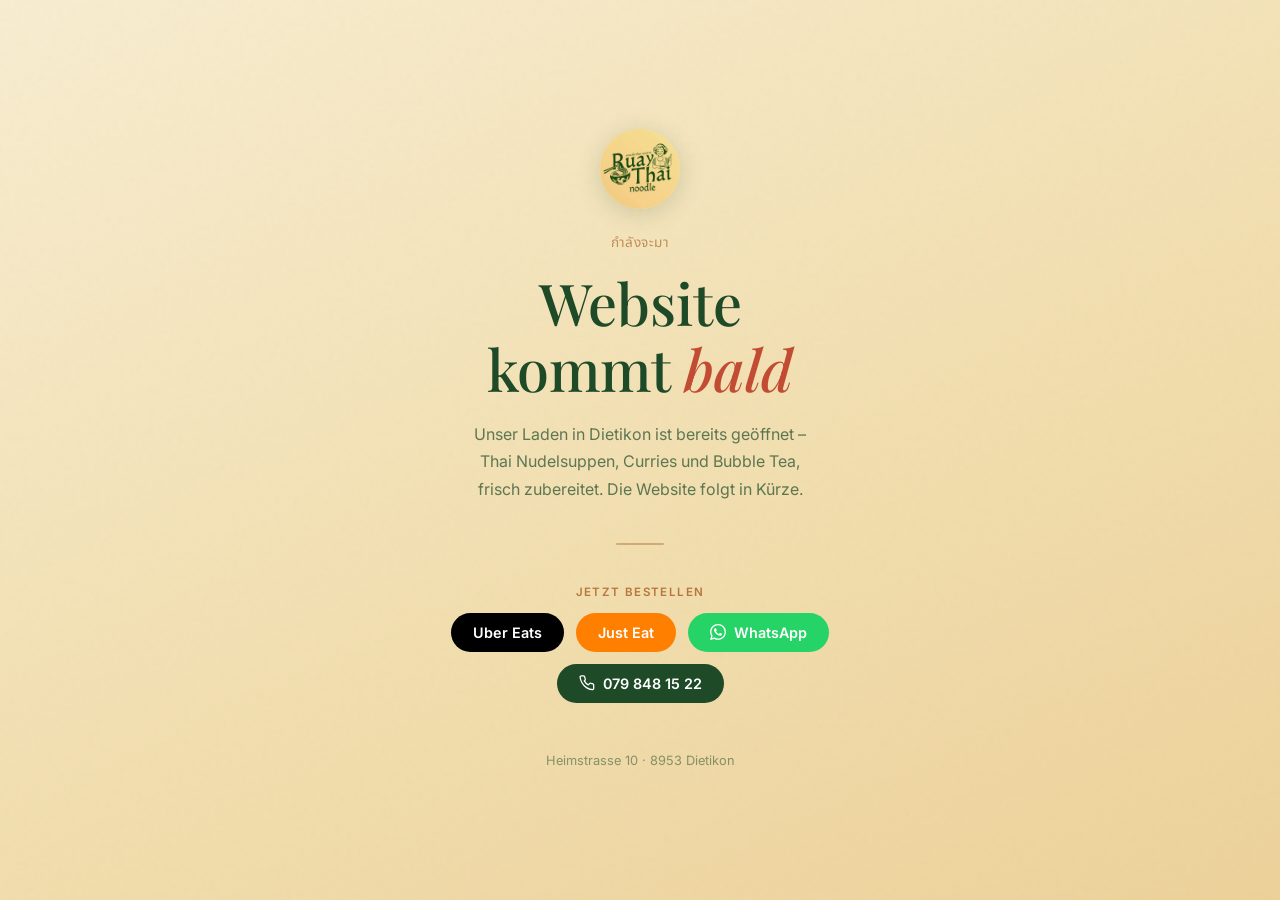
<file: coming-soon.html>
<!DOCTYPE html>
<html lang="de">
<head>
  <meta charset="UTF-8" />
  <meta name="viewport" content="width=device-width, initial-scale=1.0" />

  <title>Demnächst – Ruay Thai Noodle Dietikon</title>
  <meta name="description" content="Ruay Thai Noodle in Dietikon – authentisches Thai Streetfood. Wir öffnen bald." />
  <meta name="robots" content="noindex, nofollow" />

  <link rel="icon"             href="Bilder/Logo.avif" type="image/avif" />
  <link rel="apple-touch-icon" href="Bilder/Logo.avif" />
  <meta name="theme-color" content="#1E4A28" />

  <link rel="preconnect" href="https://fonts.googleapis.com" />
  <link rel="preconnect" href="https://fonts.gstatic.com" crossorigin />
  <link href="https://fonts.googleapis.com/css2?family=Playfair+Display:ital,wght@0,500;0,700;1,500&family=Inter:wght@300;400;500;600&family=Noto+Sans+Thai:wght@400;600&display=swap" rel="stylesheet" />

  <style>
    *, *::before, *::after { box-sizing: border-box; margin: 0; padding: 0; }

    :root {
      --green:  #1E4A28;
      --chili:  #C24B33;
      --ocher:  #B5773D;
      --cream:  #FBF6EA;
    }

    html, body {
      height: 100%;
    }

    body {
      min-height: 100svh;
      background: linear-gradient(155deg, #F8EDD0 0%, #F2DFAF 55%, #EDD199 100%);
      display: flex;
      flex-direction: column;
      align-items: center;
      justify-content: center;
      font-family: 'Inter', sans-serif;
      color: var(--green);
      padding: 40px 24px;
      text-align: center;
    }

    /* Grain overlay */
    body::before {
      content: '';
      position: fixed;
      inset: 0;
      background-image: url("data:image/svg+xml,%3Csvg viewBox='0 0 200 200' xmlns='http://www.w3.org/2000/svg'%3E%3Cfilter id='n'%3E%3CfeTurbulence type='fractalNoise' baseFrequency='0.75' numOctaves='4' stitchTiles='stitch'/%3E%3C/filter%3E%3Crect width='100%25' height='100%25' filter='url(%23n)' opacity='0.04'/%3E%3C/svg%3E");
      pointer-events: none;
      z-index: 0;
    }

    .wrap {
      position: relative;
      z-index: 1;
      max-width: 480px;
      width: 100%;
      display: flex;
      flex-direction: column;
      align-items: center;
      gap: 0;
    }

    .logo {
      width: 80px;
      height: 80px;
      border-radius: 50%;
      overflow: hidden;
      box-shadow: 0 4px 24px rgba(30,74,40,.18);
      margin-bottom: 24px;
    }
    .logo img { width: 100%; height: 100%; object-fit: cover; }

    .thai-label {
      font-family: 'Noto Sans Thai', sans-serif;
      font-size: .85rem;
      color: var(--ocher);
      opacity: .8;
      letter-spacing: .04em;
      margin-bottom: 16px;
    }

    h1 {
      font-family: 'Playfair Display', serif;
      font-size: clamp(2.4rem, 8vw, 3.6rem);
      font-weight: 500;
      line-height: 1.15;
      color: var(--green);
      margin-bottom: 20px;
    }
    h1 em { font-style: italic; color: var(--chili); }

    .sub {
      font-size: 1rem;
      line-height: 1.7;
      color: rgba(30,74,40,.7);
      margin-bottom: 40px;
      max-width: 360px;
    }

    .divider {
      width: 48px;
      height: 2px;
      background: var(--ocher);
      opacity: .5;
      border-radius: 2px;
      margin-bottom: 40px;
    }

    .contact-label {
      font-size: .72rem;
      font-weight: 600;
      letter-spacing: .12em;
      text-transform: uppercase;
      color: var(--ocher);
      margin-bottom: 14px;
    }

    .contact-links {
      display: flex;
      gap: 12px;
      flex-wrap: wrap;
      justify-content: center;
    }

    .contact-btn {
      display: inline-flex;
      align-items: center;
      gap: 8px;
      padding: 11px 22px;
      border-radius: 50px;
      font-size: .9rem;
      font-weight: 600;
      text-decoration: none;
      transition: transform .2s, box-shadow .2s;
    }
    .contact-btn:hover { transform: translateY(-2px); box-shadow: 0 6px 20px rgba(30,74,40,.15); }

    .btn-uber   { background: #000; color: #fff; }
    .btn-justeat { background: #FF8000; color: #fff; }
    .btn-wa     { background: #25D366; color: #fff; }
    .btn-phone  { background: var(--green); color: #fff; }

    .address {
      margin-top: 48px;
      font-size: .8rem;
      color: rgba(30,74,40,.5);
      line-height: 1.6;
    }

    @media (max-width: 400px) {
      .contact-links { flex-direction: column; align-items: stretch; }
      .contact-btn { justify-content: center; }
    }
  </style>
  <script defer src="https://cloud.umami.is/script.js" data-website-id="4206efbd-63a2-45d3-9610-39fe08ab91f1"></script>
</head>

<body>
  <div class="wrap">

    <div class="logo">
      <img src="Bilder/Logo.avif" alt="Ruay Thai Noodle Logo" width="80" height="80" />
    </div>

    <p class="thai-label">กำลังจะมา</p>

    <h1>Website<br />kommt <em>bald</em></h1>

    <p class="sub">
      Unser Laden in Dietikon ist bereits geöffnet –
      Thai Nudelsuppen, Curries und Bubble Tea, frisch zubereitet.
      Die Website folgt in Kürze.
    </p>

    <div class="divider"></div>

    <p class="contact-label">Jetzt bestellen</p>

    <div class="contact-links">
      <a href="https://www.ubereats.com/ch-de/store/ruay-thai-noodle-takeaway/bPU6_3ZpRoq9q1JwL7ssKA" target="_blank" rel="noopener noreferrer" class="contact-btn btn-uber">
        Uber Eats
      </a>
      <a href="https://www.just-eat.ch/speisekarte/ruay-thai-nudeln" target="_blank" rel="noopener noreferrer" class="contact-btn btn-justeat">
        Just Eat
      </a>
      <a href="https://wa.me/41798481522" target="_blank" rel="noopener noreferrer" class="contact-btn btn-wa">
        <svg width="16" height="16" viewBox="0 0 24 24" fill="currentColor" aria-hidden="true">
          <path d="M17.472 14.382c-.297-.149-1.758-.867-2.03-.967-.273-.099-.471-.148-.67.15-.197.297-.767.966-.94 1.164-.173.199-.347.223-.644.075-.297-.15-1.255-.463-2.39-1.475-.883-.788-1.48-1.761-1.653-2.059-.173-.297-.018-.458.13-.606.134-.133.298-.347.446-.52.149-.174.198-.298.298-.497.099-.198.05-.371-.025-.52-.075-.149-.669-1.612-.916-2.207-.242-.579-.487-.5-.669-.51-.173-.008-.371-.01-.57-.01-.198 0-.52.074-.792.372-.272.297-1.04 1.016-1.04 2.479 0 1.462 1.065 2.875 1.213 3.074.149.198 2.096 3.2 5.077 4.487.709.306 1.262.489 1.694.625.712.227 1.36.195 1.871.118.571-.085 1.758-.719 2.006-1.413.248-.694.248-1.289.173-1.413-.074-.124-.272-.198-.57-.347m-5.421 7.403h-.004a9.87 9.87 0 0 1-5.031-1.378l-.361-.214-3.741.982.998-3.648-.235-.374a9.86 9.86 0 0 1-1.51-5.26c.001-5.45 4.436-9.884 9.888-9.884 2.64 0 5.122 1.03 6.988 2.898a9.825 9.825 0 0 1 2.893 6.994c-.003 5.45-4.437 9.884-9.885 9.884m8.413-18.297A11.815 11.815 0 0 0 12.05 0C5.495 0 .16 5.335.157 11.892c0 2.096.547 4.142 1.588 5.945L.057 24l6.305-1.654a11.882 11.882 0 0 0 5.683 1.448h.005c6.554 0 11.89-5.335 11.893-11.893a11.821 11.821 0 0 0-3.48-8.413Z"/>
        </svg>
        WhatsApp
      </a>
      <a href="tel:+41798481522" class="contact-btn btn-phone">
        <svg width="16" height="16" viewBox="0 0 24 24" fill="none" stroke="currentColor" stroke-width="2" stroke-linecap="round" stroke-linejoin="round" aria-hidden="true">
          <path d="M22 16.92v3a2 2 0 0 1-2.18 2 19.79 19.79 0 0 1-8.63-3.07A19.5 19.5 0 0 1 4.69 12 19.79 19.79 0 0 1 1.65 3.44 2 2 0 0 1 3.62 1.26h3a2 2 0 0 1 2 1.72 12.84 12.84 0 0 0 .7 2.81 2 2 0 0 1-.45 2.11L7.91 8.77a16 16 0 0 0 6 6l1.87-1.87a2 2 0 0 1 2.11-.45 12.84 12.84 0 0 0 2.81.7A2 2 0 0 1 22 15.25z"/>
        </svg>
        079 848 15 22
      </a>
    </div>

    <p class="address">Heimstrasse 10 &middot; 8953 Dietikon</p>

  </div>
</body>
</html>
</file>
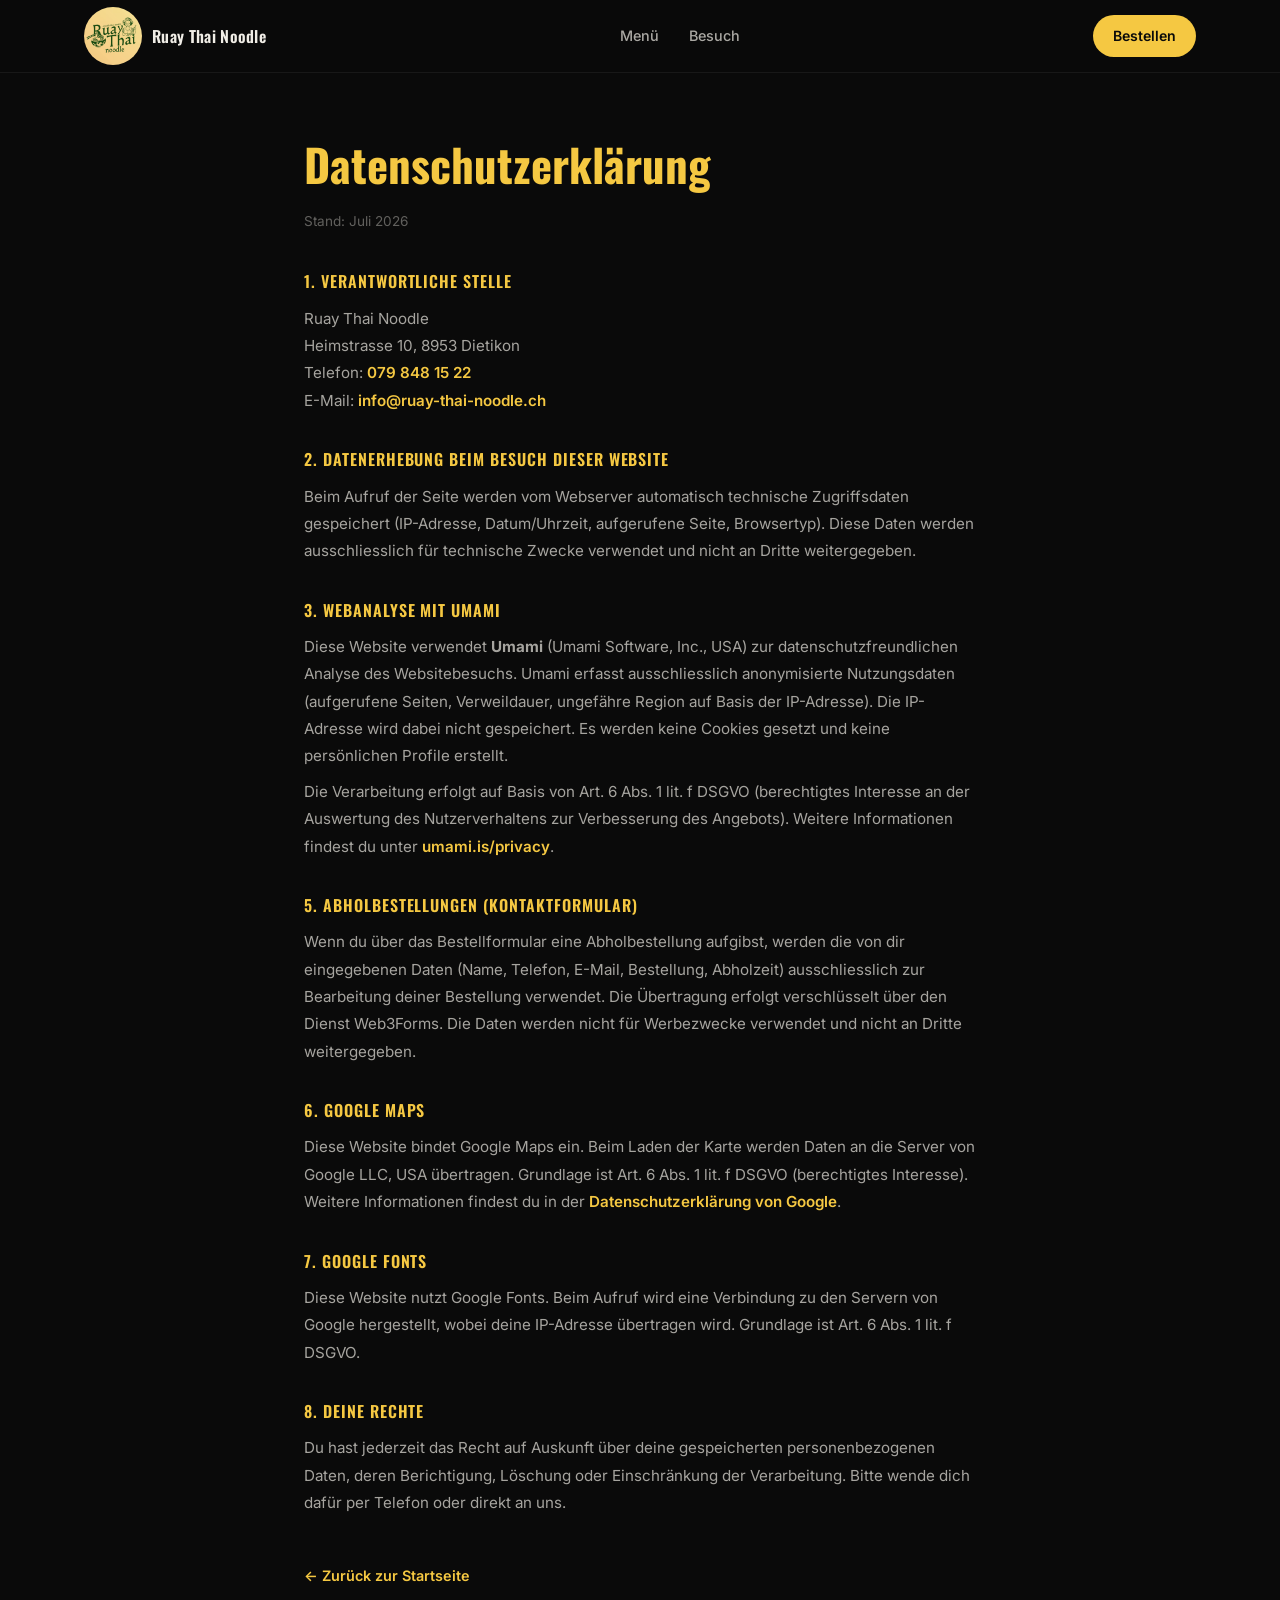
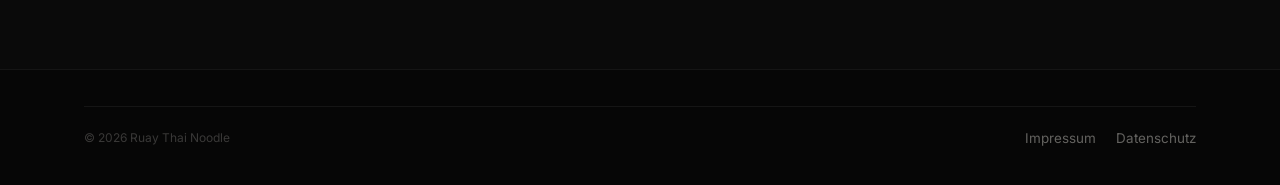
<file: datenschutz.html>
<!DOCTYPE html>
<html lang="de">
<head>
  <meta charset="UTF-8" />
  <meta name="viewport" content="width=device-width, initial-scale=1.0" />
  <title>Datenschutz – Ruay Thai Noodle</title>
  <meta name="description" content="Datenschutzerklärung von Ruay Thai Noodle." />
  <meta name="robots" content="noindex" />
  <link rel="canonical" href="https://ruay-thai-noodle.ch/datenschutz" />
  <link rel="icon" href="Bilder/Logo.avif" type="image/avif" />
  <meta name="theme-color" content="#0A0A0A" />
  <link rel="preconnect" href="https://fonts.googleapis.com" />
  <link rel="preconnect" href="https://fonts.gstatic.com" crossorigin />
  <link href="https://fonts.googleapis.com/css2?family=Oswald:wght@600;700&family=Inter:wght@300;400;500;600&display=swap" rel="stylesheet" />
  <style>
    :root {
      --bg:       #0A0A0A;
      --bg-card:  #161616;
      --accent:   #F5C842;
      --chili:    #E8333A;
      --text:     #F0EDE6;
      --text-mid: rgba(240,237,230,.68);
      --text-lt:  rgba(240,237,230,.38);
      --brd-sub:  rgba(255,255,255,.07);
      --nav-h:    72px;
      --t:        .3s cubic-bezier(.4,0,.2,1);
    }
    *, *::before, *::after { box-sizing: border-box; margin: 0; padding: 0; }
    html { scroll-behavior: smooth; font-size: 16px; }
    body { font-family: 'Inter', sans-serif; background: var(--bg); color: var(--text); line-height: 1.65; overflow-x: hidden; }
    img { display: block; max-width: 100%; height: auto; }
    a { text-decoration: none; color: inherit; }
    ul { list-style: none; }
    button { font-family: inherit; cursor: pointer; border: none; background: none; }
    .container { width: 100%; max-width: 1160px; margin: 0 auto; padding: 0 24px; }

    /* Nav */
    #navbar {
      position: fixed; top: 0; left: 0; right: 0; z-index: 500;
      opacity: 1; transform: none; pointer-events: all;
      background: rgba(10,10,10,.96);
      backdrop-filter: blur(16px);
      -webkit-backdrop-filter: blur(16px);
      box-shadow: 0 1px 0 rgba(255,255,255,.06);
    }
    .nav-inner { display: flex; align-items: center; justify-content: space-between; height: var(--nav-h); gap: 24px; }
    .nav-brand { display: flex; align-items: center; gap: 10px; flex-shrink: 0; }
    .nav-logo { width: 58px; height: 58px; border-radius: 50%; overflow: hidden; flex-shrink: 0; }
    .nav-logo img { width: 100%; height: 100%; object-fit: cover; }
    .nav-brand-name { font-family: 'Oswald', sans-serif; font-size: 1rem; font-weight: 600; color: var(--text); letter-spacing: .02em; }
    nav ul { display: flex; align-items: center; gap: 2px; }
    nav ul a { display: inline-block; padding: 8px 14px; border-radius: 50px; font-size: .9rem; font-weight: 500; color: rgba(240,237,230,.7); transition: background var(--t), color var(--t); }
    nav ul a:hover { background: rgba(245,200,66,.1); color: var(--accent); }
    .nav-cta { flex-shrink: 0; padding: 9px 20px; border-radius: 50px; font-size: .88rem; font-weight: 600; background: var(--accent); color: #0A0A0A; transition: var(--t); white-space: nowrap; display: inline-block; }
    .nav-cta:hover { background: #D4A820; transform: translateY(-1px); }
    .hamburger { display: none; flex-direction: column; justify-content: center; gap: 5px; padding: 4px; width: 40px; height: 40px; flex-shrink: 0; }
    .hamburger span { display: block; width: 24px; height: 2px; background: var(--text); border-radius: 2px; transition: var(--t); }
    .hamburger.open span:nth-child(1) { transform: translateY(7px) rotate(45deg); }
    .hamburger.open span:nth-child(2) { opacity: 0; }
    .hamburger.open span:nth-child(3) { transform: translateY(-7px) rotate(-45deg); }
    .nav-mobile { display: none; position: fixed; top: var(--nav-h); left: 0; right: 0; background: rgba(10,10,10,.98); backdrop-filter: blur(16px); z-index: 300; padding: 16px 24px 24px; transform: translateY(-8px); opacity: 0; pointer-events: none; transition: transform var(--t), opacity var(--t); box-shadow: 0 8px 24px rgba(0,0,0,.4); }
    .nav-mobile.open { transform: translateY(0); opacity: 1; pointer-events: all; }
    .nav-mobile ul { flex-direction: column; gap: 0; align-items: stretch; }
    .nav-mobile ul a { display: block; padding: 12px 16px; font-size: 1.05rem; font-weight: 500; color: rgba(240,237,230,.7); border-radius: 8px; }
    .nav-mobile ul a:hover { background: rgba(245,200,66,.08); color: var(--accent); }
    .nav-mobile .mobile-cta { display: block; margin-top: 16px; text-align: center; padding: 14px 20px; background: var(--accent); color: #0A0A0A; border-radius: 50px; font-weight: 600; }

    /* Content */
    main { padding-top: var(--nav-h); }
    .legal-wrap { max-width: 720px; margin: 0 auto; padding: 56px 24px 80px; }
    .legal-wrap h1 { font-family: 'Oswald', sans-serif; font-size: clamp(2rem, 5vw, 2.8rem); font-weight: 700; color: var(--accent); margin-bottom: 8px; }
    .legal-date { color: var(--text-lt); font-size: .85rem; margin-bottom: 36px; display: block; }
    .legal-wrap h2 { font-family: 'Oswald', sans-serif; font-size: 1rem; font-weight: 600; letter-spacing: .06em; text-transform: uppercase; color: var(--accent); margin: 32px 0 10px; }
    .legal-wrap p { color: var(--text-mid); line-height: 1.8; font-size: .95rem; margin-bottom: 8px; }
    .legal-wrap a { color: var(--accent); font-weight: 600; }
    .legal-wrap a:hover { opacity: .8; }
    .back-link { display: inline-block; margin-top: 40px; color: var(--text-lt); font-size: .9rem; transition: color var(--t); }
    .back-link:hover { color: var(--accent); }

    /* Footer */
    footer { background: #060606; color: rgba(240,237,230,.45); padding: 36px 0; border-top: 1px solid rgba(255,255,255,.06); }
    .footer-divider { border: none; border-top: 1px solid rgba(255,255,255,.06); margin-bottom: 20px; }
    .footer-bottom { display: flex; align-items: center; justify-content: space-between; flex-wrap: wrap; gap: 12px; }
    .footer-copy { font-size: .75rem; color: rgba(240,237,230,.22); }
    .footer-legal { display: flex; gap: 20px; }
    .footer-legal a { font-size: .84rem; color: rgba(240,237,230,.4); transition: color var(--t); }
    .footer-legal a:hover { color: var(--text); }

    @media (max-width: 768px) {
      nav { display: none; }
      .nav-cta { display: none !important; }
      .hamburger { display: flex; }
      .nav-mobile { display: block; }
      .nav-logo { width: 46px; height: 46px; }
      .footer-bottom { justify-content: center; text-align: center; }
    }
    @media (max-width: 480px) {
      .container { padding: 0 16px; }
    }
  </style>
  <script defer src="https://cloud.umami.is/script.js" data-website-id="4206efbd-63a2-45d3-9610-39fe08ab91f1"></script>
</head>
<body>

  <header id="navbar" role="banner">
    <div class="container">
      <div class="nav-inner">
        <a href="/" class="nav-brand" aria-label="Ruay Thai Noodle – Startseite">
          <div class="nav-logo"><img src="Bilder/Logo.avif" alt="Logo" width="58" height="58" /></div>
          <span class="nav-brand-name">Ruay Thai Noodle</span>
        </a>
        <nav aria-label="Hauptnavigation"><ul>
          <li><a href="/#nudelsuppe">Menü</a></li>
          <li><a href="/#besuch">Besuch</a></li>
        </ul></nav>
        <a href="/bestellen" class="nav-cta">Bestellen</a>
        <button class="hamburger" id="hamburger" aria-label="Menü öffnen" aria-expanded="false">
          <span></span><span></span><span></span>
        </button>
      </div>
    </div>
  </header>

  <div class="nav-mobile" id="navMobile">
    <ul>
      <li><a href="/#nudelsuppe">Menü</a></li>
      <li><a href="/#besuch">Besuch</a></li>
    </ul>
    <a href="/bestellen" class="mobile-cta">Bestellen</a>
  </div>

  <main>
    <div class="legal-wrap">

      <h1>Datenschutzerklärung</h1>
      <span class="legal-date">Stand: Juli 2026</span>

      <h2>1. Verantwortliche Stelle</h2>
      <p>
        Ruay Thai Noodle<br />
        Heimstrasse 10, 8953 Dietikon<br />
        Telefon: <a href="tel:+41798481522">079 848 15 22</a><br />
        E-Mail: <a href="mailto:info@ruay-thai-noodle.ch">info@ruay-thai-noodle.ch</a>
      </p>

      <h2>2. Datenerhebung beim Besuch dieser Website</h2>
      <p>
        Beim Aufruf der Seite werden vom Webserver automatisch technische Zugriffsdaten
        gespeichert (IP-Adresse, Datum/Uhrzeit, aufgerufene Seite, Browsertyp).
        Diese Daten werden ausschliesslich für technische Zwecke verwendet und nicht
        an Dritte weitergegeben.
      </p>

      <h2>3. Webanalyse mit Umami</h2>
      <p>
        Diese Website verwendet <strong>Umami</strong> (Umami Software, Inc., USA) zur
        datenschutzfreundlichen Analyse des Websitebesuchs. Umami erfasst ausschliesslich
        anonymisierte Nutzungsdaten (aufgerufene Seiten, Verweildauer, ungefähre Region
        auf Basis der IP-Adresse). Die IP-Adresse wird dabei nicht gespeichert. Es werden
        keine Cookies gesetzt und keine persönlichen Profile erstellt.
      </p>
      <p>
        Die Verarbeitung erfolgt auf Basis von Art. 6 Abs. 1 lit. f DSGVO (berechtigtes
        Interesse an der Auswertung des Nutzerverhaltens zur Verbesserung des Angebots).
        Weitere Informationen findest du unter
        <a href="https://umami.is/privacy" target="_blank" rel="noopener noreferrer">umami.is/privacy</a>.
      </p>

      <h2>5. Abholbestellungen (Kontaktformular)</h2>
      <p>
        Wenn du über das Bestellformular eine Abholbestellung aufgibst, werden die von dir
        eingegebenen Daten (Name, Telefon, E-Mail, Bestellung, Abholzeit) ausschliesslich zur
        Bearbeitung deiner Bestellung verwendet. Die Übertragung erfolgt verschlüsselt über
        den Dienst Web3Forms. Die Daten werden nicht für Werbezwecke verwendet und nicht an
        Dritte weitergegeben.
      </p>

      <h2>6. Google Maps</h2>
      <p>
        Diese Website bindet Google Maps ein. Beim Laden der Karte werden Daten an die Server
        von Google LLC, USA übertragen. Grundlage ist Art. 6 Abs. 1 lit. f DSGVO
        (berechtigtes Interesse). Weitere Informationen findest du in der
        <a href="https://policies.google.com/privacy" target="_blank" rel="noopener noreferrer">Datenschutzerklärung von Google</a>.
      </p>

      <h2>7. Google Fonts</h2>
      <p>
        Diese Website nutzt Google Fonts. Beim Aufruf wird eine Verbindung zu den Servern von
        Google hergestellt, wobei deine IP-Adresse übertragen wird. Grundlage ist Art. 6 Abs. 1
        lit. f DSGVO.
      </p>

      <h2>8. Deine Rechte</h2>
      <p>
        Du hast jederzeit das Recht auf Auskunft über deine gespeicherten personenbezogenen Daten,
        deren Berichtigung, Löschung oder Einschränkung der Verarbeitung. Bitte wende dich dafür
        per Telefon oder direkt an uns.
      </p>

      <a href="/" class="back-link">← Zurück zur Startseite</a>

    </div>
  </main>

  <footer>
    <div class="container">
      <hr class="footer-divider" />
      <div class="footer-bottom">
        <p class="footer-copy">&copy; <span id="year"></span> Ruay Thai Noodle</p>
        <nav class="footer-legal" aria-label="Rechtliche Links">
          <a href="/impressum">Impressum</a>
          <a href="/datenschutz">Datenschutz</a>
        </nav>
      </div>
    </div>
  </footer>

  <script src="assets/js/main.js" defer></script>
</body>
</html>
</file>
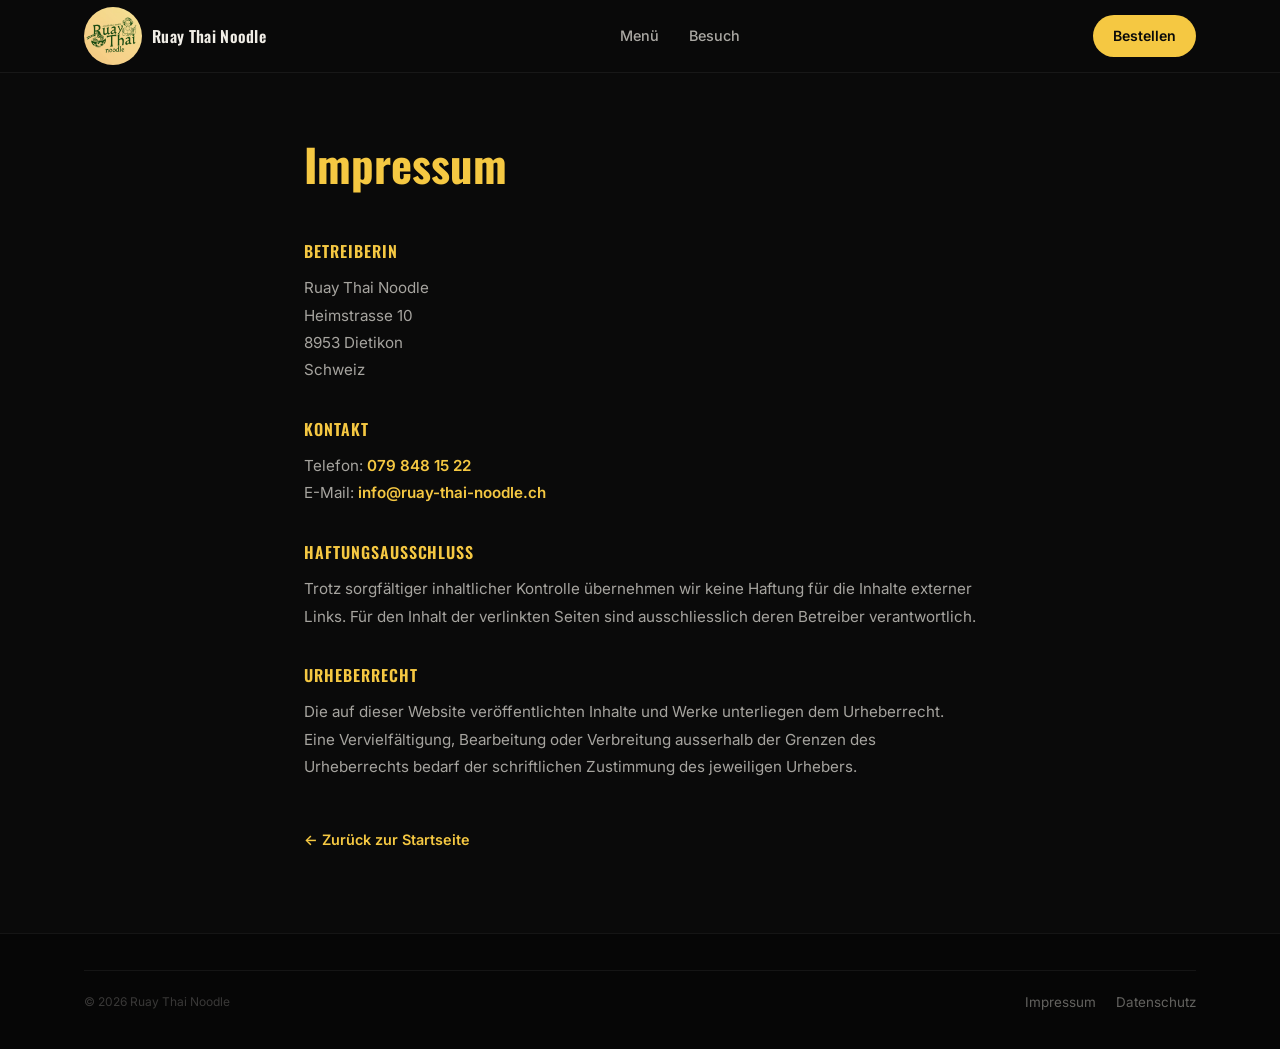
<file: impressum.html>
<!DOCTYPE html>
<html lang="de">
<head>
  <meta charset="UTF-8" />
  <meta name="viewport" content="width=device-width, initial-scale=1.0" />
  <title>Impressum – Ruay Thai Noodle</title>
  <meta name="description" content="Impressum von Ruay Thai Noodle, Heimstrasse 10, 8953 Dietikon." />
  <meta name="robots" content="noindex" />
  <link rel="canonical" href="https://ruay-thai-noodle.ch/impressum" />
  <link rel="icon" href="Bilder/Logo.avif" type="image/avif" />
  <meta name="theme-color" content="#0A0A0A" />
  <link rel="preconnect" href="https://fonts.googleapis.com" />
  <link rel="preconnect" href="https://fonts.gstatic.com" crossorigin />
  <link href="https://fonts.googleapis.com/css2?family=Oswald:wght@600;700&family=Inter:wght@300;400;500;600&display=swap" rel="stylesheet" />
  <style>
    :root {
      --bg:       #0A0A0A;
      --bg-card:  #161616;
      --accent:   #F5C842;
      --chili:    #E8333A;
      --text:     #F0EDE6;
      --text-mid: rgba(240,237,230,.68);
      --text-lt:  rgba(240,237,230,.38);
      --brd-sub:  rgba(255,255,255,.07);
      --nav-h:    72px;
      --t:        .3s cubic-bezier(.4,0,.2,1);
    }
    *, *::before, *::after { box-sizing: border-box; margin: 0; padding: 0; }
    html { scroll-behavior: smooth; font-size: 16px; }
    body { font-family: 'Inter', sans-serif; background: var(--bg); color: var(--text); line-height: 1.65; overflow-x: hidden; }
    img { display: block; max-width: 100%; height: auto; }
    a { text-decoration: none; color: inherit; }
    ul { list-style: none; }
    button { font-family: inherit; cursor: pointer; border: none; background: none; }
    .container { width: 100%; max-width: 1160px; margin: 0 auto; padding: 0 24px; }

    /* Nav */
    #navbar {
      position: fixed; top: 0; left: 0; right: 0; z-index: 500;
      opacity: 1; transform: none; pointer-events: all;
      background: rgba(10,10,10,.96);
      backdrop-filter: blur(16px);
      -webkit-backdrop-filter: blur(16px);
      box-shadow: 0 1px 0 rgba(255,255,255,.06);
    }
    .nav-inner { display: flex; align-items: center; justify-content: space-between; height: var(--nav-h); gap: 24px; }
    .nav-brand { display: flex; align-items: center; gap: 10px; flex-shrink: 0; }
    .nav-logo { width: 58px; height: 58px; border-radius: 50%; overflow: hidden; flex-shrink: 0; }
    .nav-logo img { width: 100%; height: 100%; object-fit: cover; }
    .nav-brand-name { font-family: 'Oswald', sans-serif; font-size: 1rem; font-weight: 600; color: var(--text); letter-spacing: .02em; }
    nav ul { display: flex; align-items: center; gap: 2px; }
    nav ul a { display: inline-block; padding: 8px 14px; border-radius: 50px; font-size: .9rem; font-weight: 500; color: rgba(240,237,230,.7); transition: background var(--t), color var(--t); }
    nav ul a:hover { background: rgba(245,200,66,.1); color: var(--accent); }
    .nav-cta { flex-shrink: 0; padding: 9px 20px; border-radius: 50px; font-size: .88rem; font-weight: 600; background: var(--accent); color: #0A0A0A; transition: var(--t); white-space: nowrap; display: inline-block; }
    .nav-cta:hover { background: #D4A820; transform: translateY(-1px); }
    .hamburger { display: none; flex-direction: column; justify-content: center; gap: 5px; padding: 4px; width: 40px; height: 40px; flex-shrink: 0; }
    .hamburger span { display: block; width: 24px; height: 2px; background: var(--text); border-radius: 2px; transition: var(--t); }
    .hamburger.open span:nth-child(1) { transform: translateY(7px) rotate(45deg); }
    .hamburger.open span:nth-child(2) { opacity: 0; }
    .hamburger.open span:nth-child(3) { transform: translateY(-7px) rotate(-45deg); }
    .nav-mobile { display: none; position: fixed; top: var(--nav-h); left: 0; right: 0; background: rgba(10,10,10,.98); backdrop-filter: blur(16px); z-index: 300; padding: 16px 24px 24px; transform: translateY(-8px); opacity: 0; pointer-events: none; transition: transform var(--t), opacity var(--t); box-shadow: 0 8px 24px rgba(0,0,0,.4); }
    .nav-mobile.open { transform: translateY(0); opacity: 1; pointer-events: all; }
    .nav-mobile ul { flex-direction: column; gap: 0; align-items: stretch; }
    .nav-mobile ul a { display: block; padding: 12px 16px; font-size: 1.05rem; font-weight: 500; color: rgba(240,237,230,.7); border-radius: 8px; }
    .nav-mobile ul a:hover { background: rgba(245,200,66,.08); color: var(--accent); }
    .nav-mobile .mobile-cta { display: block; margin-top: 16px; text-align: center; padding: 14px 20px; background: var(--accent); color: #0A0A0A; border-radius: 50px; font-weight: 600; }

    /* Content */
    main { padding-top: var(--nav-h); }
    .legal-wrap { max-width: 720px; margin: 0 auto; padding: 56px 24px 80px; }
    .legal-wrap h1 { font-family: 'Oswald', sans-serif; font-size: clamp(2rem, 5vw, 2.8rem); font-weight: 700; color: var(--accent); margin-bottom: 36px; }
    .legal-wrap h2 { font-family: 'Oswald', sans-serif; font-size: 1rem; font-weight: 600; letter-spacing: .06em; text-transform: uppercase; color: var(--accent); margin: 32px 0 10px; }
    .legal-wrap p { color: var(--text-mid); line-height: 1.8; font-size: .95rem; margin-bottom: 8px; }
    .legal-wrap a { color: var(--accent); font-weight: 600; }
    .legal-wrap a:hover { opacity: .8; }
    .back-link { display: inline-block; margin-top: 40px; color: var(--text-lt); font-size: .9rem; transition: color var(--t); }
    .back-link:hover { color: var(--accent); }

    /* Footer */
    footer { background: #060606; color: rgba(240,237,230,.45); padding: 36px 0; border-top: 1px solid rgba(255,255,255,.06); }
    .footer-divider { border: none; border-top: 1px solid rgba(255,255,255,.06); margin-bottom: 20px; }
    .footer-bottom { display: flex; align-items: center; justify-content: space-between; flex-wrap: wrap; gap: 12px; }
    .footer-copy { font-size: .75rem; color: rgba(240,237,230,.22); }
    .footer-legal { display: flex; gap: 20px; }
    .footer-legal a { font-size: .84rem; color: rgba(240,237,230,.4); transition: color var(--t); }
    .footer-legal a:hover { color: var(--text); }

    @media (max-width: 768px) {
      nav { display: none; }
      .nav-cta { display: none !important; }
      .hamburger { display: flex; }
      .nav-mobile { display: block; }
      .nav-logo { width: 46px; height: 46px; }
      .footer-bottom { justify-content: center; text-align: center; }
    }
    @media (max-width: 480px) {
      .container { padding: 0 16px; }
    }
  </style>
  <script defer src="https://cloud.umami.is/script.js" data-website-id="4206efbd-63a2-45d3-9610-39fe08ab91f1"></script>
</head>
<body>

  <header id="navbar" role="banner">
    <div class="container">
      <div class="nav-inner">
        <a href="/" class="nav-brand" aria-label="Ruay Thai Noodle – Startseite">
          <div class="nav-logo"><img src="Bilder/Logo.avif" alt="Logo" width="58" height="58" /></div>
          <span class="nav-brand-name">Ruay Thai Noodle</span>
        </a>
        <nav aria-label="Hauptnavigation"><ul>
          <li><a href="/#nudelsuppe">Menü</a></li>
          <li><a href="/#besuch">Besuch</a></li>
        </ul></nav>
        <a href="/bestellen" class="nav-cta">Bestellen</a>
        <button class="hamburger" id="hamburger" aria-label="Menü öffnen" aria-expanded="false">
          <span></span><span></span><span></span>
        </button>
      </div>
    </div>
  </header>

  <div class="nav-mobile" id="navMobile">
    <ul>
      <li><a href="/#nudelsuppe">Menü</a></li>
      <li><a href="/#besuch">Besuch</a></li>
    </ul>
    <a href="/bestellen" class="mobile-cta">Bestellen</a>
  </div>

  <main>
    <div class="legal-wrap">

      <h1>Impressum</h1>

      <h2>Betreiberin</h2>
      <p>
        Ruay Thai Noodle<br />
        Heimstrasse 10<br />
        8953 Dietikon<br />
        Schweiz
      </p>

      <h2>Kontakt</h2>
      <p>
        Telefon: <a href="tel:+41798481522">079 848 15 22</a><br />
        E-Mail: <a href="mailto:info@ruay-thai-noodle.ch">info@ruay-thai-noodle.ch</a>
      </p>

      <h2>Haftungsausschluss</h2>
      <p>
        Trotz sorgfältiger inhaltlicher Kontrolle übernehmen wir keine Haftung für die Inhalte
        externer Links. Für den Inhalt der verlinkten Seiten sind ausschliesslich deren Betreiber
        verantwortlich.
      </p>

      <h2>Urheberrecht</h2>
      <p>
        Die auf dieser Website veröffentlichten Inhalte und Werke unterliegen dem Urheberrecht.
        Eine Vervielfältigung, Bearbeitung oder Verbreitung ausserhalb der Grenzen des Urheberrechts
        bedarf der schriftlichen Zustimmung des jeweiligen Urhebers.
      </p>

      <a href="/" class="back-link">← Zurück zur Startseite</a>

    </div>
  </main>

  <footer>
    <div class="container">
      <hr class="footer-divider" />
      <div class="footer-bottom">
        <p class="footer-copy">&copy; <span id="year"></span> Ruay Thai Noodle</p>
        <nav class="footer-legal" aria-label="Rechtliche Links">
          <a href="/impressum">Impressum</a>
          <a href="/datenschutz">Datenschutz</a>
        </nav>
      </div>
    </div>
  </footer>

  <script src="assets/js/main.js" defer></script>
</body>
</html>
</file>
